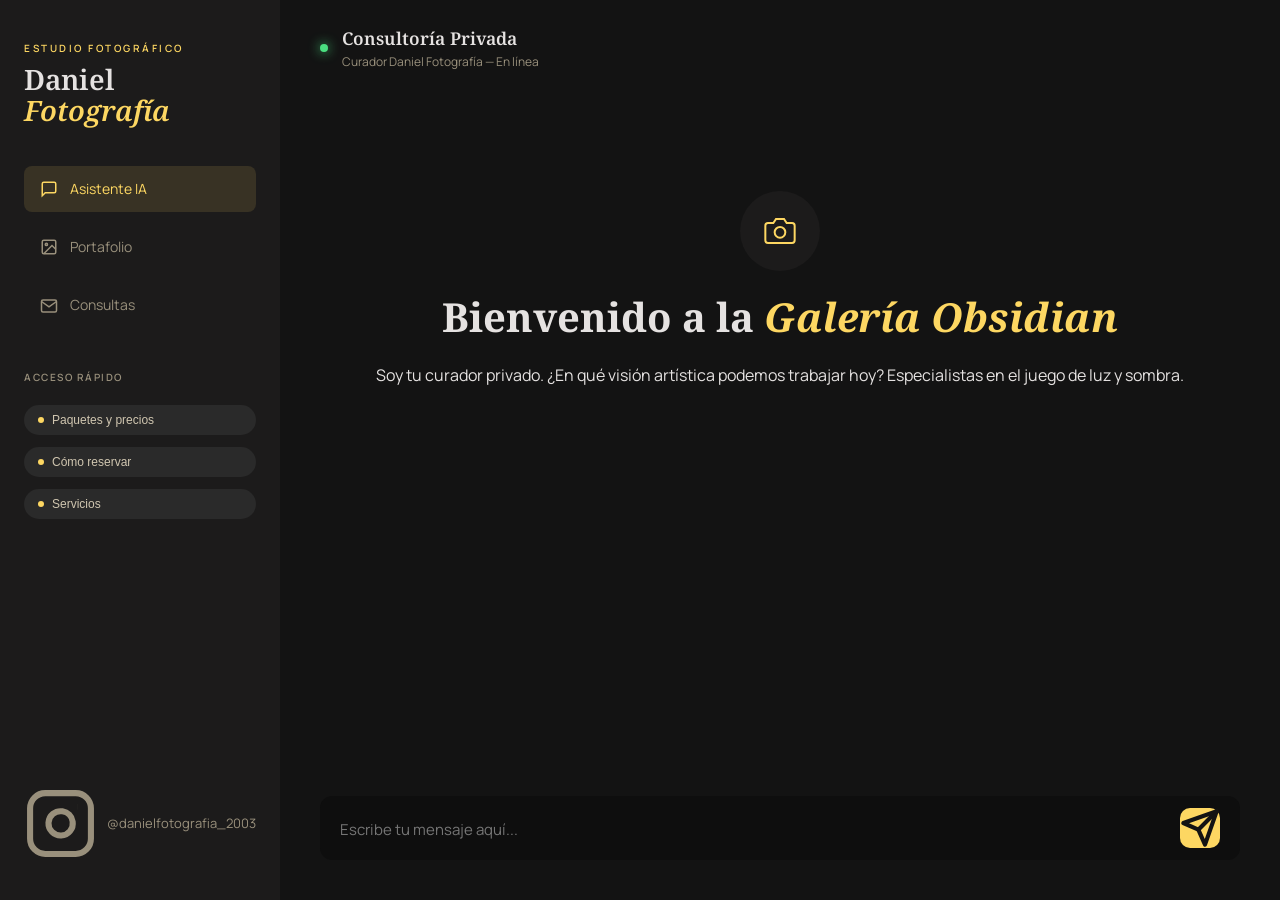
<file: frontend/index.html>
<!DOCTYPE html>
<html lang="es">
<head>
  <meta charset="UTF-8" />
  <meta name="viewport" content="width=device-width, initial-scale=1.0" />
  <title>Daniel Fotografía — Asistente</title>
  <link rel="preconnect" href="https://fonts.googleapis.com">
  <link rel="preconnect" href="https://fonts.gstatic.com" crossorigin>
  <link href="https://fonts.googleapis.com/css2?family=Noto+Serif:ital,wght@0,100..900;1,100..900&family=Manrope:wght@200..800&display=swap" rel="stylesheet">
  <link rel="stylesheet" href="/static/style.css" />
</head>
<body>
<div class="shell">

  <!-- SIDEBAR -->
  <aside class="sidebar">
    <div class="brand">
      <span class="brand-tag">Estudio Fotográfico</span>
      <div class="brand-name">Daniel<br><em>Fotografía</em></div>
    </div>

    <nav class="nav-menu">
      <a href="/" class="nav-item active">
        <svg viewBox="0 0 24 24" fill="none" stroke="currentColor" stroke-width="2"><path d="M21 15a2 2 0 0 1-2 2H7l-4 4V5a2 2 0 0 1 2-2h14a2 2 0 0 1 2 2z"></path></svg>
        Asistente IA
      </a>
      <a href="/portfolio" class="nav-item">
        <svg viewBox="0 0 24 24" fill="none" stroke="currentColor" stroke-width="2"><rect x="3" y="3" width="18" height="18" rx="2" ry="2"></rect><circle cx="8.5" cy="8.5" r="1.5"></circle><polyline points="21 15 16 10 5 21"></polyline></svg>
        Portafolio
      </a>
      <a href="/inquiry" class="nav-item">
        <svg viewBox="0 0 24 24" fill="none" stroke="currentColor" stroke-width="2"><path d="M4 4h16c1.1 0 2 .9 2 2v12c0 1.1-.9 2-2 2H4c-1.1 0-2-.9-2-2V6c0-1.1.9-2 2-2z"></path><polyline points="22,6 12,13 2,6"></polyline></svg>
        Consultas
      </a>
    </nav>

    <div class="sidebar-section">
      <p class="sidebar-label">Acceso Rápido</p>
      <button class="chip" onclick="askQuick('¿Cuáles son los paquetes disponibles?')">
        <span class="chip-dot"></span>Paquetes y precios
      </button>
      <button class="chip" onclick="askQuick('¿Cómo puedo reservar una sesión?')">
        <span class="chip-dot"></span>Cómo reservar
      </button>
      <button class="chip" onclick="askQuick('¿Qué servicios ofrecen?')">
        <span class="chip-dot"></span>Servicios
      </button>
    </div>

    <div class="sidebar-footer">
      <a href="https://instagram.com/danielfotografia_2003" target="_blank" class="insta-link">
        <svg viewBox="0 0 24 24" fill="none" stroke="currentColor" stroke-width="2"><rect x="2" y="2" width="20" height="20" rx="5" ry="5"></rect><path d="M16 11.37A4 4 0 1 1 12.63 8 4 4 0 0 1 16 11.37z"></path><line x1="17.5" y1="6.5" x2="17.51" y2="6.5"></line></svg>
        @danielfotografia_2003
      </a>
    </div>
  </aside>

  <!-- MAIN -->
  <main class="main">
    <header class="chat-header">
      <div class="status-dot"></div>
      <div class="header-info">
        <h2>Consultoría Privada</h2>
        <p>Curador Daniel Fotografía — En línea</p>
      </div>
    </header>

    <div class="messages" id="messages">
      <div class="welcome" id="welcome">
        <div class="welcome-icon">
          <svg viewBox="0 0 24 24" fill="none" stroke="currentColor" stroke-width="2"><path d="M23 19a2 2 0 0 1-2 2H3a2 2 0 0 1-2-2V8a2 2 0 0 1 2-2h4l2-3h6l2 3h4a2 2 0 0 1 2 2z"/><circle cx="12" cy="13" r="4"/></svg>
        </div>
        <h1>Bienvenido a la <em>Galería Obsidian</em></h1>
        <p>Soy tu curador privado. ¿En qué visión artística podemos trabajar hoy? Especialistas en el juego de luz y sombra.</p>
      </div>
    </div>

    <div class="input-area">
      <div class="input-row">
        <textarea id="input" rows="1" placeholder="Escribe tu mensaje aquí..." maxlength="400"></textarea>
        <button class="send-btn" id="sendBtn" onclick="sendMessage()">
          <svg viewBox="0 0 24 24" fill="none" stroke="#131313" stroke-width="2.5" stroke-linecap="round" stroke-linejoin="round"><line x1="22" y1="2" x2="11" y2="13"/><polygon points="22 2 15 22 11 13 2 9 22 2"/></svg>
        </button>
      </div>
    </div>
  </main>
</div>

<script src="/static/main.js" defer></script>
</body>
</html>
</file>
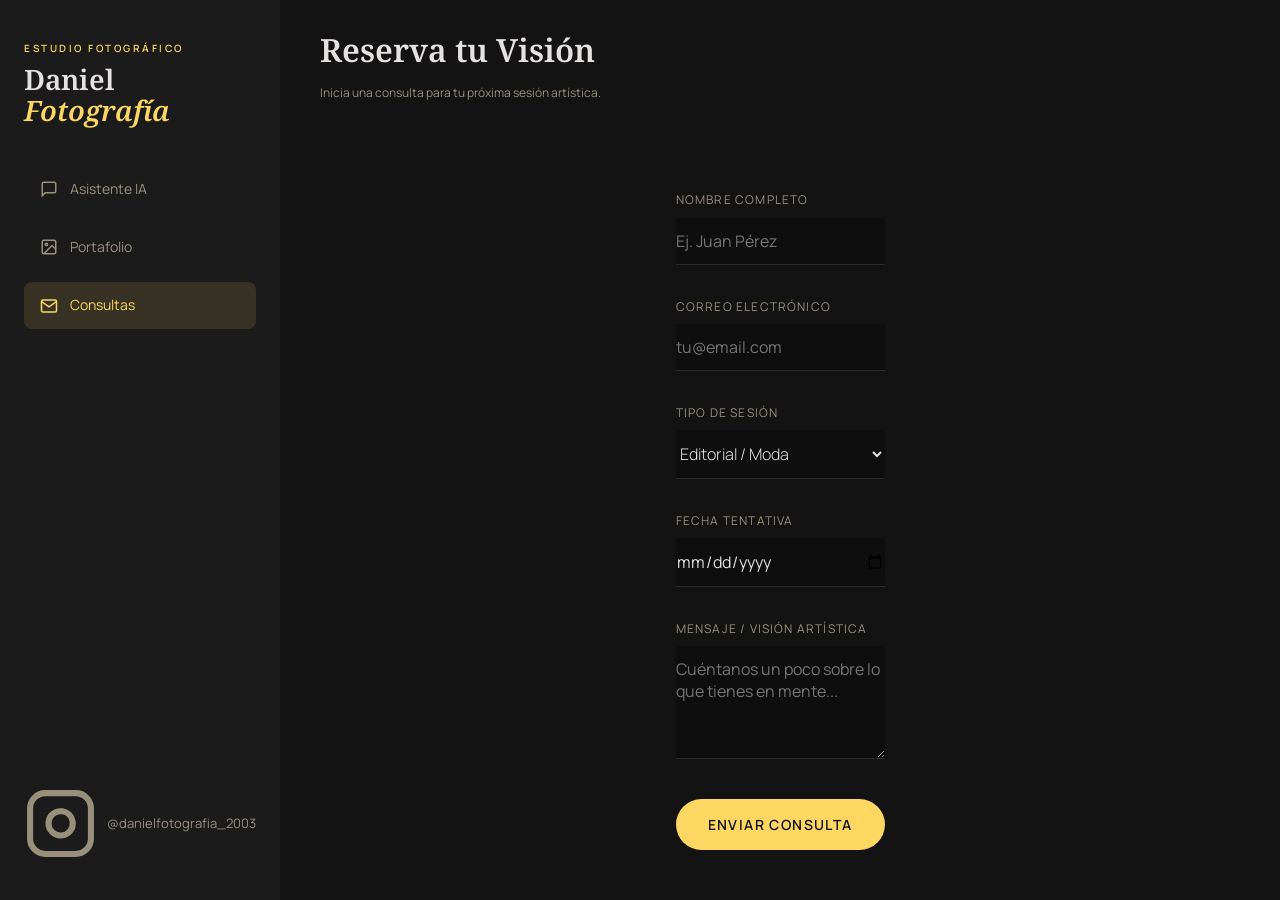
<file: frontend/inquiry.html>
<!DOCTYPE html>
<html lang="es">
<head>
  <meta charset="UTF-8" />
  <meta name="viewport" content="width=device-width, initial-scale=1.0" />
  <title>Consultas — Daniel Fotografía</title>
  <link rel="preconnect" href="https://fonts.googleapis.com">
  <link rel="preconnect" href="https://fonts.gstatic.com" crossorigin>
  <link href="https://fonts.googleapis.com/css2?family=Noto+Serif:ital,wght@0,100..900;1,100..900&family=Manrope:wght@200..800&display=swap" rel="stylesheet">
  <link rel="stylesheet" href="/static/style.css" />
</head>
<body>
<div class="shell">

  <!-- SIDEBAR -->
  <aside class="sidebar">
    <div class="brand">
      <span class="brand-tag">Estudio Fotográfico</span>
      <div class="brand-name">Daniel<br><em>Fotografía</em></div>
    </div>

    <nav class="nav-menu">
      <a href="/" class="nav-item">
        <svg viewBox="0 0 24 24" fill="none" stroke="currentColor" stroke-width="2"><path d="M21 15a2 2 0 0 1-2 2H7l-4 4V5a2 2 0 0 1 2-2h14a2 2 0 0 1 2 2z"></path></svg>
        Asistente IA
      </a>
      <a href="/portfolio" class="nav-item">
        <svg viewBox="0 0 24 24" fill="none" stroke="currentColor" stroke-width="2"><rect x="3" y="3" width="18" height="18" rx="2" ry="2"></rect><circle cx="8.5" cy="8.5" r="1.5"></circle><polyline points="21 15 16 10 5 21"></polyline></svg>
        Portafolio
      </a>
      <a href="/inquiry" class="nav-item active">
        <svg viewBox="0 0 24 24" fill="none" stroke="currentColor" stroke-width="2"><path d="M4 4h16c1.1 0 2 .9 2 2v12c0 1.1-.9 2-2 2H4c-1.1 0-2-.9-2-2V6c0-1.1.9-2 2-2z"></path><polyline points="22,6 12,13 2,6"></polyline></svg>
        Consultas
      </a>
    </nav>

    <div class="sidebar-footer">
      <a href="https://instagram.com/danielfotografia_2003" target="_blank" class="insta-link">
        <svg viewBox="0 0 24 24" fill="none" stroke="currentColor" stroke-width="2"><rect x="2" y="2" width="20" height="20" rx="5" ry="5"></rect><path d="M16 11.37A4 4 0 1 1 12.63 8 4 4 0 0 1 16 11.37z"></path><line x1="17.5" y1="6.5" x2="17.51" y2="6.5"></line></svg>
        @danielfotografia_2003
      </a>
    </div>
  </aside>

  <!-- MAIN -->
  <main class="main">
    <header class="chat-header">
      <div class="header-info">
        <h2 style="font-size: 2rem; margin-bottom: 0.5rem;">Reserva tu Visión</h2>
        <p>Inicia una consulta para tu próxima sesión artística.</p>
      </div>
    </header>

    <div class="form-container">
      <form action="#" method="POST">
        <div class="form-group">
          <label for="name">Nombre Completo</label>
          <input type="text" id="name" class="form-control" placeholder="Ej. Juan Pérez" required>
        </div>
        
        <div class="form-group">
          <label for="email">Correo Electrónico</label>
          <input type="email" id="email" class="form-control" placeholder="tu@email.com" required>
        </div>
        
        <div class="form-group">
          <label for="session-type">Tipo de Sesión</label>
          <select id="session-type" class="form-control" style="background: var(--bg-input); font-weight: 300;">
            <option value="editorial">Editorial / Moda</option>
            <option value="portrait">Retrato Personal</option>
            <option value="wedding">Boda / Evento Social</option>
            <option value="business">Corporate / Business</option>
          </select>
        </div>
        
        <div class="form-group">
          <label for="date">Fecha Tentativa</label>
          <input type="date" id="date" class="form-control">
        </div>
        
        <div class="form-group">
          <label for="message">Mensaje / Visión Artística</label>
          <textarea id="message" class="form-control" rows="4" placeholder="Cuéntanos un poco sobre lo que tienes en mente..."></textarea>
        </div>
        
        <div style="text-align: right;">
          <button type="submit" class="btn-primary">Enviar Consulta</button>
        </div>
      </form>
    </div>
  </main>
</div>

<script src="/static/main.js" defer></script>
</body>
</html>
</file>
<file: static/style.css>
:root {
  /* Stitch - The Obsidian Gallery Tokens */
  --bg-primary: #131313;
  --bg-secondary: #1c1b1b;
  --bg-tertiary: #2a2a2a;
  --bg-surface: #131313;
  --bg-input: #0e0e0e;
  
  --gold-primary: #fdd762;
  --gold-secondary: #ffe087;
  --gold-dim: rgba(253, 215, 98, 0.12);
  
  --text-primary: #e5e2e1;
  --text-secondary: #d0c6b0;
  --text-muted: #99907c;
  
  --error: #ffb4ab;
  --success: #4ade80;
  
  --font-display: 'Noto Serif', serif;
  --font-body: 'Manrope', sans-serif;
  
  --radius-full: 9999px;
  --radius-md: 1.5rem;
  --radius-sm: 0.5rem;
  
  --transition: all 0.3s cubic-bezier(0.4, 0, 0.2, 1);
}

*, *::before, *::after {
  box-sizing: border-box;
  margin: 0;
  padding: 0;
}

html, body {
  height: 100%;
  background: var(--bg-primary);
  color: var(--text-primary);
  font-family: var(--font-body);
  line-height: 1.6;
  overflow: hidden;
}

/* LAYOUT */
.shell {
  display: grid;
  grid-template-columns: 280px 1fr;
  height: 100vh;
}

/* SIDEBAR - Obsidian Aesthetics */
.sidebar {
  background: var(--bg-secondary);
  display: flex;
  flex-direction: column;
  padding: 2.5rem 1.5rem;
  gap: 2.5rem;
  z-index: 10;
}

.brand {
  display: flex;
  flex-direction: column;
  gap: 0.5rem;
}

.brand-tag {
  font-size: 10px;
  letter-spacing: 0.25em;
  text-transform: uppercase;
  color: var(--gold-primary);
  font-weight: 600;
}

.brand-name {
  font-family: var(--font-display);
  font-size: 1.75rem;
  font-weight: 600;
  color: var(--text-primary);
  line-height: 1.1;
}

.brand-name em {
  font-style: italic;
  color: var(--gold-primary);
}

.nav-menu {
  display: flex;
  flex-direction: column;
  gap: 0.75rem;
}

.nav-item {
  color: var(--text-muted);
  text-decoration: none;
  font-size: 14px;
  padding: 0.75rem 1rem;
  border-radius: var(--radius-sm);
  transition: var(--transition);
  display: flex;
  align-items: center;
  gap: 0.75rem;
}

.nav-item:hover, .nav-item.active {
  color: var(--gold-primary);
  background: var(--gold-dim);
}

.nav-item svg {
  width: 18px;
  height: 18px;
}

.sidebar-section {
  display: flex;
  flex-direction: column;
  gap: 0.75rem;
}

.sidebar-label {
  font-size: 10px;
  letter-spacing: 0.15em;
  text-transform: uppercase;
  color: var(--text-muted);
  font-weight: 600;
  margin-bottom: 0.5rem;
}

.chip {
  display: flex;
  align-items: center;
  gap: 8px;
  padding: 8px 14px;
  border-radius: var(--radius-full);
  background: var(--bg-tertiary);
  border: none;
  font-size: 12px;
  color: var(--text-secondary);
  cursor: pointer;
  transition: var(--transition);
  text-align: left;
}

.chip:hover {
  background: var(--gold-primary);
  color: var(--bg-primary);
}

.chip-dot {
  width: 6px;
  height: 6px;
  border-radius: 50%;
  background: var(--gold-primary);
}

.chip:hover .chip-dot {
  background: var(--bg-primary);
}

.sidebar-footer {
  margin-top: auto;
  padding-top: 1rem;
}

.insta-link {
  display: flex;
  align-items: center;
  gap: 10px;
  font-size: 13px;
  color: var(--text-muted);
  text-decoration: none;
  transition: var(--transition);
}

.insta-link:hover { color: var(--gold-primary); }

/* MAIN CONTENT */
.main {
  display: flex;
  flex-direction: column;
  height: 100vh;
  overflow-y: auto;
  background: var(--bg-primary);
  position: relative;
}

.chat-header {
  padding: 1.5rem 2.5rem;
  background: var(--bg-primary);
  display: flex;
  align-items: center;
  gap: 14px;
  position: sticky;
  top: 0;
  z-index: 5;
}

.status-dot {
  width: 8px;
  height: 8px;
  border-radius: 50%;
  background: var(--success);
  box-shadow: 0 0 12px var(--success);
}

.header-info h2 {
  font-family: var(--font-display);
  font-size: 1.1rem;
  font-weight: 600;
}

.header-info p {
  font-size: 12px;
  color: var(--text-muted);
}

/* MESSAGES */
.messages {
  flex: 1;
  padding: 2rem 2.5rem;
  display: flex;
  flex-direction: column;
  gap: 2rem;
}

.msg {
  display: flex;
  gap: 16px;
  max-width: 80%;
  animation: fadeUp 0.5s ease;
}

.msg.user {
  flex-direction: row-reverse;
  align-self: flex-end;
}

.msg.bot { align-self: flex-start; }

.avatar {
  width: 36px;
  height: 36px;
  border-radius: 50%;
  display: flex;
  align-items: center;
  justify-content: center;
  font-size: 13px;
  font-weight: 600;
  flex-shrink: 0;
}

.avatar.bot-av {
  background: var(--gold-primary);
  color: var(--bg-primary);
}

.avatar.user-av {
  background: var(--bg-tertiary);
  color: var(--text-primary);
}

.bubble {
  padding: 1rem 1.25rem;
  border-radius: var(--radius-md);
  font-size: 15px;
  line-height: 1.7;
}

.msg.bot .bubble {
  background: var(--bg-secondary);
  border-bottom-left-radius: var(--radius-sm);
  color: var(--text-primary);
}

.msg.user .bubble {
  background: var(--bg-tertiary);
  border-bottom-right-radius: var(--radius-sm);
  color: var(--text-primary);
}

.welcome {
  text-align: center;
  padding: 4rem 2rem;
  display: flex;
  flex-direction: column;
  align-items: center;
  gap: 1.5rem;
}

.welcome-icon {
  width: 80px;
  height: 80px;
  border-radius: 50%;
  background: var(--bg-secondary);
  display: flex;
  align-items: center;
  justify-content: center;
}

.welcome-icon svg {
  width: 32px;
  height: 32px;
  stroke: var(--gold-primary);
  fill: none;
  stroke-width: 1.5;
}

.welcome h1 {
  font-family: var(--font-display);
  font-size: 2.5rem;
  line-height: 1.1;
}

.welcome h1 em {
  font-style: italic;
  color: var(--gold-primary);
}

/* PORTFOLIO GRID */
.portfolio-grid {
  display: grid;
  grid-template-columns: repeat(auto-fill, minmax(300px, 1fr));
  gap: 2rem;
  padding: 2.5rem;
}

.portfolio-item {
  position: relative;
  aspect-ratio: 4/5;
  background: var(--bg-secondary);
  overflow: hidden;
  transition: var(--transition);
}

.portfolio-item img {
  width: 100%;
  height: 100%;
  object-fit: cover;
  transition: transform 0.6s cubic-bezier(0.165, 0.84, 0.44, 1);
}

.portfolio-item:hover img {
  transform: scale(1.05);
}

.portfolio-overlay {
  position: absolute;
  inset: 0;
  background: linear-gradient(to top, rgba(19, 19, 19, 0.8), transparent);
  opacity: 0;
  transition: var(--transition);
  display: flex;
  flex-direction: column;
  justify-content: flex-end;
  padding: 1.5rem;
}

.portfolio-item:hover .portfolio-overlay {
  opacity: 1;
}

/* FORM STYLES */
.form-container {
  max-width: 600px;
  margin: 4rem auto;
  padding: 0 2rem;
}

.form-group {
  margin-bottom: 2rem;
}

.form-group label {
  display: block;
  font-size: 12px;
  color: var(--text-muted);
  margin-bottom: 0.5rem;
  text-transform: uppercase;
  letter-spacing: 0.1em;
}

.form-control {
  width: 100%;
  background: var(--bg-input);
  border: none;
  border-bottom: 1px solid var(--bg-tertiary);
  color: var(--text-primary);
  padding: 0.75rem 0;
  font-family: var(--font-body);
  font-size: 16px;
  transition: var(--transition);
}

.form-control:focus {
  outline: none;
  border-bottom-color: var(--gold-primary);
}

.btn-primary {
  background: var(--gold-primary);
  color: var(--bg-primary);
  border: none;
  padding: 1rem 2rem;
  border-radius: var(--radius-full);
  font-weight: 600;
  cursor: pointer;
  transition: var(--transition);
  font-family: var(--font-body);
  text-transform: uppercase;
  letter-spacing: 0.1em;
  font-size: 14px;
}

.btn-primary:hover {
  background: var(--gold-secondary);
  transform: translateY(-2px);
}

/* INPUT AREA CHAT */
.input-area {
  padding: 1.5rem 2.5rem 2.5rem;
}

.input-row {
  display: flex;
  align-items: flex-end;
  gap: 1rem;
  background: var(--bg-input);
  padding: 0.75rem 1.25rem;
  border-radius: 12px;
}

#input {
  flex: 1;
  background: transparent;
  border: none;
  color: var(--text-primary);
  font-family: var(--font-body);
  font-size: 15px;
  resize: none;
  outline: none;
  padding: 8px 0;
}

.send-btn {
  background: var(--gold-primary);
  width: 40px;
  height: 40px;
  border-radius: 10px;
  border: none;
  display: flex;
  align-items: center;
  justify-content: center;
  cursor: pointer;
  transition: var(--transition);
}

.send-btn:hover { background: var(--gold-secondary); }

@keyframes fadeUp {
  from { opacity: 0; transform: translateY(20px); }
  to { opacity: 1; transform: translateY(0); }
}

@media (max-width: 900px) {
  .shell { grid-template-columns: 1fr; }
  .sidebar { display: none; }
}
</file>
